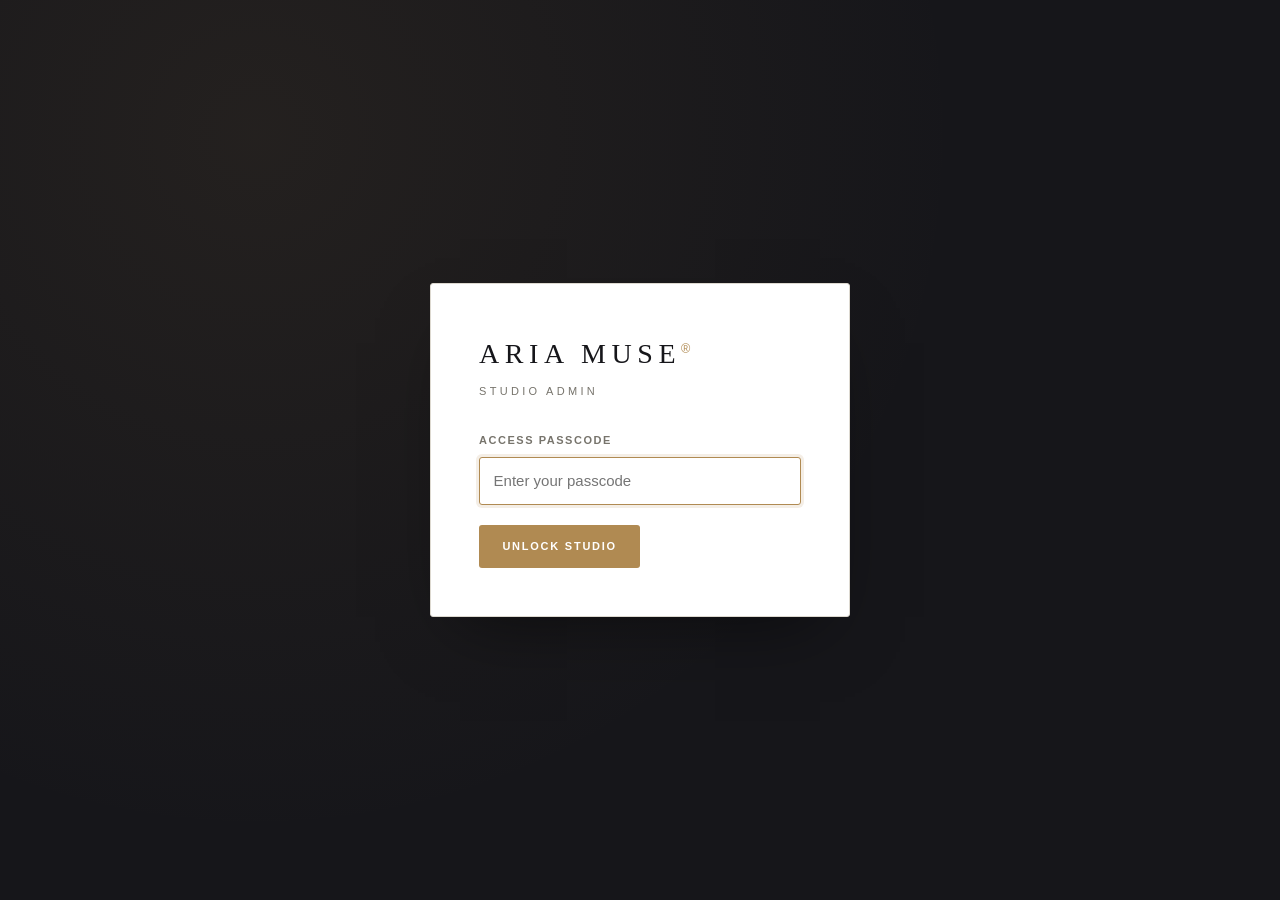
<file: admin/index.html>
<!DOCTYPE html>
<html lang="en">
<head>
<meta charset="UTF-8" />
<meta name="viewport" content="width=device-width, initial-scale=1.0" />
<title>Aria Muse — Studio Admin</title>
<meta name="robots" content="noindex, nofollow" />
<meta name="theme-color" content="#f4f1ec" />
<link rel="icon" href="data:image/svg+xml,<svg xmlns='http://www.w3.org/2000/svg' viewBox='0 0 100 100'><rect width='100' height='100' fill='%230d0d0f'/><text x='50' y='68' font-family='Georgia,serif' font-size='58' fill='%23c8a97e' text-anchor='middle'>A</text></svg>" />
<link rel="stylesheet" href="admin.css" />
</head>
<body>

<!-- ================= GATE ================= -->
<div class="gate" id="gate">
  <div class="gate-card">
    <div class="gate-brand">ARIA MUSE<sup>®</sup></div>
    <p class="gate-sub">Studio Admin</p>

    <div id="gate-error" class="gate-error" hidden></div>

    <label class="field">
      <span class="field-label">Access passcode</span>
      <input type="password" id="passcode" placeholder="Enter your passcode" autocomplete="current-password" />
    </label>

    <button class="btn btn--solid" id="unlock-btn">Unlock Studio</button>

    <!-- 刻意没有「忘记密码」入口：任何拿到这个链接的人都能改写后台口令。
         忘记口令时用仓库内的命令行脚本恢复（见 README）。 -->
  </div>
</div>

<!-- ================= APP ================= -->
<div class="app" id="app" hidden>

  <!-- Top bar -->
  <header class="topbar">
    <div class="topbar-left">
      <span class="topbar-brand">ARIA MUSE<sup>®</sup></span>
      <span class="topbar-sep"></span>
      <span class="topbar-label">Studio Admin</span>
    </div>
    <div class="topbar-right">
      <span class="save-state" id="save-state">All changes saved</span>
      <button class="btn btn--ghost btn--sm" id="logout-btn">Lock</button>
      <button class="btn btn--solid btn--sm" id="publish-btn">Save &amp; Publish</button>
    </div>
  </header>

  <!-- Tabs -->
  <nav class="tabs" id="tabs">
    <button class="tab is-active" data-tab="basics">Basics</button>
    <button class="tab" data-tab="hero">Hero</button>
    <button class="tab" data-tab="release">Release</button>
    <button class="tab" data-tab="gallery">Photos</button>
    <button class="tab" data-tab="media">Media</button>
    <button class="tab" data-tab="contact">Contact</button>
    <button class="tab" data-tab="settings">Settings</button>
  </nav>

  <main class="content" id="content">

    <!-- ---------- BASICS ---------- -->
    <section class="panel is-active" data-panel="basics">
      <h2 class="panel-title">Site Identity</h2>
      <p class="panel-hint">Your name, tagline and basic details. These appear in the header, footer and browser tab.</p>

      <div class="grid-2">
        <label class="field">
          <span class="field-label">Site name</span>
          <input type="text" data-bind="site.name" placeholder="ARIA MUSE" />
        </label>
        <label class="field">
          <span class="field-label">Tagline</span>
          <input type="text" data-bind="site.tagline" placeholder="Digital Couture & Visual Artist" />
        </label>
      </div>

      <label class="field">
        <span class="field-label">Short description <em>— used for search results &amp; social previews</em></span>
        <textarea rows="3" data-bind="site.description"></textarea>
      </label>

      <div class="grid-2">
        <label class="field">
          <span class="field-label">Location / availability</span>
          <input type="text" data-bind="site.location" placeholder="Available Worldwide" />
        </label>
        <label class="field">
          <span class="field-label">Copyright year</span>
          <input type="number" data-bind="site.copyrightYear" />
        </label>
      </div>

      <h2 class="panel-title panel-title--spaced">About Section</h2>
      <div class="grid-2">
        <label class="field">
          <span class="field-label">Section label</span>
          <input type="text" data-bind="about.eyebrow" placeholder="The Artist" />
        </label>
        <label class="field">
          <span class="field-label">Heading</span>
          <input type="text" data-bind="about.title" placeholder="Between Couture and Code" />
        </label>
      </div>

      <label class="field">
        <span class="field-label">Bio text <em>— each paragraph on its own line</em></span>
        <textarea rows="6" data-bind="about.body" data-type="lines"></textarea>
      </label>

      <label class="field">
        <span class="field-label">Portrait photo path</span>
        <input type="text" data-bind="about.portrait" placeholder="assets/photos/portrait.jpg" />
        <span class="field-hint">Upload a replacement in the <strong>Photos</strong> tab, then paste its path here.</span>
      </label>

      <label class="field">
        <span class="field-label">Portrait caption</span>
        <input type="text" data-bind="about.caption" placeholder="Aria Muse — Studio Portrait" />
      </label>

      <h3 class="panel-subtitle">Stat numbers</h3>
      <div class="repeater" id="stats-repeater"></div>
      <button class="btn btn--ghost btn--sm" data-add="stats">+ Add stat</button>
    </section>

    <!-- ---------- HERO ---------- -->
    <section class="panel" data-panel="hero">
      <h2 class="panel-title">Hero Banner</h2>
      <p class="panel-hint">The full-screen image at the very top of your site.</p>

      <label class="field">
        <span class="field-label">Hero image path</span>
        <input type="text" data-bind="hero.image" placeholder="assets/photos/hero.jpg" />
      </label>

      <div class="grid-2">
        <label class="field">
          <span class="field-label">Small label above the title</span>
          <input type="text" data-bind="hero.eyebrow" placeholder="Autumn / Winter 2026" />
        </label>
        <label class="field">
          <span class="field-label">Main title</span>
          <input type="text" data-bind="hero.title" placeholder="ARIA MUSE" />
        </label>
      </div>

      <label class="field">
        <span class="field-label">Intro text</span>
        <textarea rows="3" data-bind="hero.subtitle"></textarea>
      </label>

      <div class="grid-2">
        <label class="field">
          <span class="field-label">Primary button label</span>
          <input type="text" data-bind="hero.primaryCta.label" placeholder="Enter Portfolio" />
        </label>
        <label class="field">
          <span class="field-label">Primary button link</span>
          <input type="text" data-bind="hero.primaryCta.href" placeholder="#portfolio" />
        </label>
      </div>

      <div class="grid-2">
        <label class="field">
          <span class="field-label">Secondary button label</span>
          <input type="text" data-bind="hero.secondaryCta.label" placeholder="Latest Release" />
        </label>
        <label class="field">
          <span class="field-label">Secondary button link</span>
          <input type="text" data-bind="hero.secondaryCta.href" placeholder="#release" />
        </label>
      </div>

      <h2 class="panel-title panel-title--spaced">Scrolling News Ticker</h2>
      <label class="field field--inline">
        <input type="checkbox" data-bind="marquee.enabled" data-type="bool" />
        <span class="field-label">Show the ticker</span>
      </label>
      <label class="field">
        <span class="field-label">Ticker lines <em>— one per line</em></span>
        <textarea rows="4" data-bind="marquee.items" data-type="lines"></textarea>
      </label>
    </section>

    <!-- ---------- RELEASE ---------- -->
    <section class="panel" data-panel="release">
      <h2 class="panel-title">Release / Album Teaser</h2>
      <p class="panel-hint">The section announcing your next single or album, including a live countdown.</p>

      <label class="field field--inline">
        <input type="checkbox" data-bind="release.enabled" data-type="bool" />
        <span class="field-label">Show the release section</span>
      </label>

      <div class="grid-2">
        <label class="field">
          <span class="field-label">Label</span>
          <input type="text" data-bind="release.eyebrow" placeholder="Coming Soon" />
        </label>
        <label class="field">
          <span class="field-label">Release title</span>
          <input type="text" data-bind="release.title" placeholder="VELVET STATIC" />
        </label>
      </div>

      <div class="grid-2">
        <label class="field">
          <span class="field-label">Artist line</span>
          <input type="text" data-bind="release.artist" placeholder="ARIA MUSE" />
        </label>
        <label class="field">
          <span class="field-label">Release date</span>
          <input type="date" data-bind="release.releaseDate" />
          <span class="field-hint">The countdown runs until this moment.</span>
        </label>
      </div>

      <label class="field">
        <span class="field-label">Cover art path</span>
        <input type="text" data-bind="release.cover" placeholder="assets/photos/album-cover.jpg" />
      </label>

      <label class="field">
        <span class="field-label">Description</span>
        <textarea rows="3" data-bind="release.description"></textarea>
      </label>

      <h3 class="panel-subtitle">Listen links</h3>
      <div class="repeater" id="release-links-repeater"></div>
      <button class="btn btn--ghost btn--sm" data-add="releaseLinks">+ Add link</button>
    </section>

    <!-- ---------- GALLERY ---------- -->
    <section class="panel" data-panel="gallery">
      <h2 class="panel-title">Photos</h2>
      <p class="panel-hint">Drag photos straight in — they're compressed and uploaded to your site automatically.</p>

      <div class="grid-2">
        <label class="field">
          <span class="field-label">Section label</span>
          <input type="text" data-bind="gallery.eyebrow" placeholder="Selected Work" />
        </label>
        <label class="field">
          <span class="field-label">Heading</span>
          <input type="text" data-bind="gallery.title" placeholder="Portfolio" />
        </label>
      </div>

      <div class="dropzone" id="dropzone">
        <input type="file" id="file-input" accept="image/*" multiple hidden />
        <div class="dropzone-inner">
          <div class="dropzone-icon">＋</div>
          <p class="dropzone-title">Drop photos here</p>
          <p class="dropzone-hint">or <button type="button" class="linklike" id="browse-btn">choose files</button> · JPG, PNG or WebP</p>
          <div class="dest-toggle">
            <label class="dest-opt">
              <input type="radio" name="upload-dest" value="gallery" checked />
              <span>Portfolio grid</span>
            </label>
            <label class="dest-opt">
              <input type="radio" name="upload-dest" value="social" />
              <span>Scrolling filmstrip</span>
            </label>
          </div>
        </div>
      </div>

      <div class="upload-queue" id="upload-queue" hidden></div>

      <h3 class="panel-subtitle">Portfolio grid <em>— drag the ↑ ↓ buttons to reorder</em></h3>
      <div class="repeater" id="gallery-repeater"></div>
      <button class="btn btn--ghost btn--sm" data-add="gallery">+ Add photo by path</button>

      <h3 class="panel-subtitle">Scrolling filmstrip <em>— the social feed below the portfolio</em></h3>
      <div class="grid-2">
        <label class="field">
          <span class="field-label">Section label</span>
          <input type="text" data-bind="social.eyebrow" placeholder="Social Feed" />
        </label>
        <label class="field">
          <span class="field-label">Heading</span>
          <input type="text" data-bind="social.title" placeholder="Latest Frames" />
        </label>
      </div>
      <div class="repeater" id="social-repeater"></div>
      <button class="btn btn--ghost btn--sm" data-add="social">+ Add filmstrip photo</button>
    </section>

    <!-- ---------- MEDIA ---------- -->
    <section class="panel" data-panel="media">
      <h2 class="panel-title">Media Links</h2>
      <p class="panel-hint">Links out to your social platforms and storefronts.</p>

      <div class="grid-2">
        <label class="field">
          <span class="field-label">Section label</span>
          <input type="text" data-bind="media.eyebrow" placeholder="Elsewhere" />
        </label>
        <label class="field">
          <span class="field-label">Heading</span>
          <input type="text" data-bind="media.title" placeholder="Follow Aria" />
        </label>
      </div>

      <label class="field">
        <span class="field-label">Intro text above the links</span>
        <textarea rows="2" data-bind="media.blurb" placeholder="Exclusive content, early releases and behind-the-scenes…"></textarea>
      </label>

      <div class="repeater" id="media-repeater"></div>
      <button class="btn btn--ghost btn--sm" data-add="media">+ Add platform</button>
    </section>

    <!-- ---------- CONTACT ---------- -->
    <section class="panel" data-panel="contact">
      <h2 class="panel-title">Contact</h2>
      <p class="panel-hint">Where people reach you, and the enquiry form.</p>

      <div class="grid-2">
        <label class="field">
          <span class="field-label">Section label</span>
          <input type="text" data-bind="contact.eyebrow" placeholder="Contact" />
        </label>
        <label class="field">
          <span class="field-label">Heading</span>
          <input type="text" data-bind="contact.title" placeholder="Collaborate With Aria" />
        </label>
      </div>

      <label class="field">
        <span class="field-label">Intro text</span>
        <textarea rows="2" data-bind="contact.blurb"></textarea>
      </label>

      <div class="grid-2">
        <label class="field">
          <span class="field-label">General email</span>
          <input type="email" data-bind="contact.email" placeholder="hello@ariamuse.com" />
        </label>
        <label class="field">
          <span class="field-label">Bookings email</span>
          <input type="email" data-bind="contact.bookingEmail" placeholder="bookings@ariamuse.com" />
        </label>
      </div>

      <label class="field">
        <span class="field-label">Press email</span>
        <input type="email" data-bind="contact.pressEmail" placeholder="press@ariamuse.com" />
      </label>

      <label class="field field--inline">
        <input type="checkbox" data-bind="contact.formEnabled" data-type="bool" />
        <span class="field-label">Show the enquiry form</span>
      </label>

      <label class="field">
        <span class="field-label">Note under the form</span>
        <input type="text" data-bind="contact.formNote" placeholder="Replies within 48 hours." />
      </label>

      <label class="field">
        <span class="field-label">Social note</span>
        <input type="text" data-bind="contact.socialNote" placeholder="DMs are open — say hello." />
      </label>

      <h3 class="panel-subtitle">Form delivery</h3>
      <label class="field">
        <span class="field-label">Formspree endpoint <em>— optional</em></span>
        <input type="text" data-bind="contact.formEndpoint" placeholder="https://formspree.io/f/xxxxxxx" />
        <span class="field-hint">Leave empty and the form opens the visitor's email app instead. To use Formspree, create a free form and paste its URL here.</span>
      </label>
    </section>

    <!-- ---------- SETTINGS ---------- -->
    <section class="panel" data-panel="settings">
      <h2 class="panel-title">Publishing</h2>
      <p class="panel-hint">Where changes get published to.</p>

      <div class="grid-2">
        <label class="field">
          <span class="field-label">GitHub username</span>
          <input type="text" id="gh-owner" placeholder="nomadlab2026" />
        </label>
        <label class="field">
          <span class="field-label">Repository name</span>
          <input type="text" id="gh-repo" placeholder="ariamuse-site" />
        </label>
      </div>

      <div class="grid-2">
        <label class="field">
          <span class="field-label">Branch</span>
          <input type="text" id="gh-branch" placeholder="main" />
        </label>
        <label class="field">
          <span class="field-label">Personal access token</span>
          <input type="password" id="gh-token" placeholder="github_pat_..." autocomplete="off" />
          <span class="field-hint">Stored in this browser only. Never shared.</span>
        </label>
      </div>

      <div class="row-actions">
        <button class="btn btn--ghost btn--sm" id="test-token-btn">Test connection</button>
        <button class="btn btn--ghost btn--sm" id="logout-token-btn">Forget token</button>
        <button class="btn btn--ghost btn--sm" id="change-passcode-btn">Change passcode</button>
      </div>

      <div class="status-box" id="conn-status" hidden></div>

      <h2 class="panel-title panel-title--spaced">How publishing works</h2>
      <ol class="howto">
        <li>Make your changes in these forms.</li>
        <li>Press <strong>Save &amp; Publish</strong> (top right).</li>
        <li>Your site updates automatically within about a minute — no upload needed.</li>
      </ol>
      <p class="muted">Photos you drop are uploaded to the repository automatically, so you never need to open GitHub yourself.</p>
    </section>

  </main>

  <footer class="admin-foot">
    <span id="foot-repo">—</span>
    <a href="../" target="_blank" rel="noopener">View live site ↗</a>
  </footer>
</div>

<!-- ================= TOAST ================= -->
<div class="toast" id="toast" hidden></div>

<!-- ================= PASSCODE MODAL ================= -->
<div class="modal" id="passcode-modal" hidden>
  <div class="modal-card">
    <h3 class="modal-title">Change passcode</h3>
    <p class="muted">This changes the code needed to open this admin panel. You'll need your GitHub token to save it.</p>
    <label class="field">
      <span class="field-label">New passcode</span>
      <input type="text" id="new-passcode" placeholder="At least 6 characters" />
    </label>
    <label class="field">
      <span class="field-label">Confirm passcode</span>
      <input type="text" id="confirm-passcode" placeholder="Type it again" />
    </label>
    <div class="modal-actions">
      <button class="btn btn--ghost btn--sm" id="cancel-passcode">Cancel</button>
      <button class="btn btn--solid btn--sm" id="save-passcode">Save passcode</button>
    </div>
  </div>
</div>

<script src="admin.js"></script>
</body>
</html>
</file>
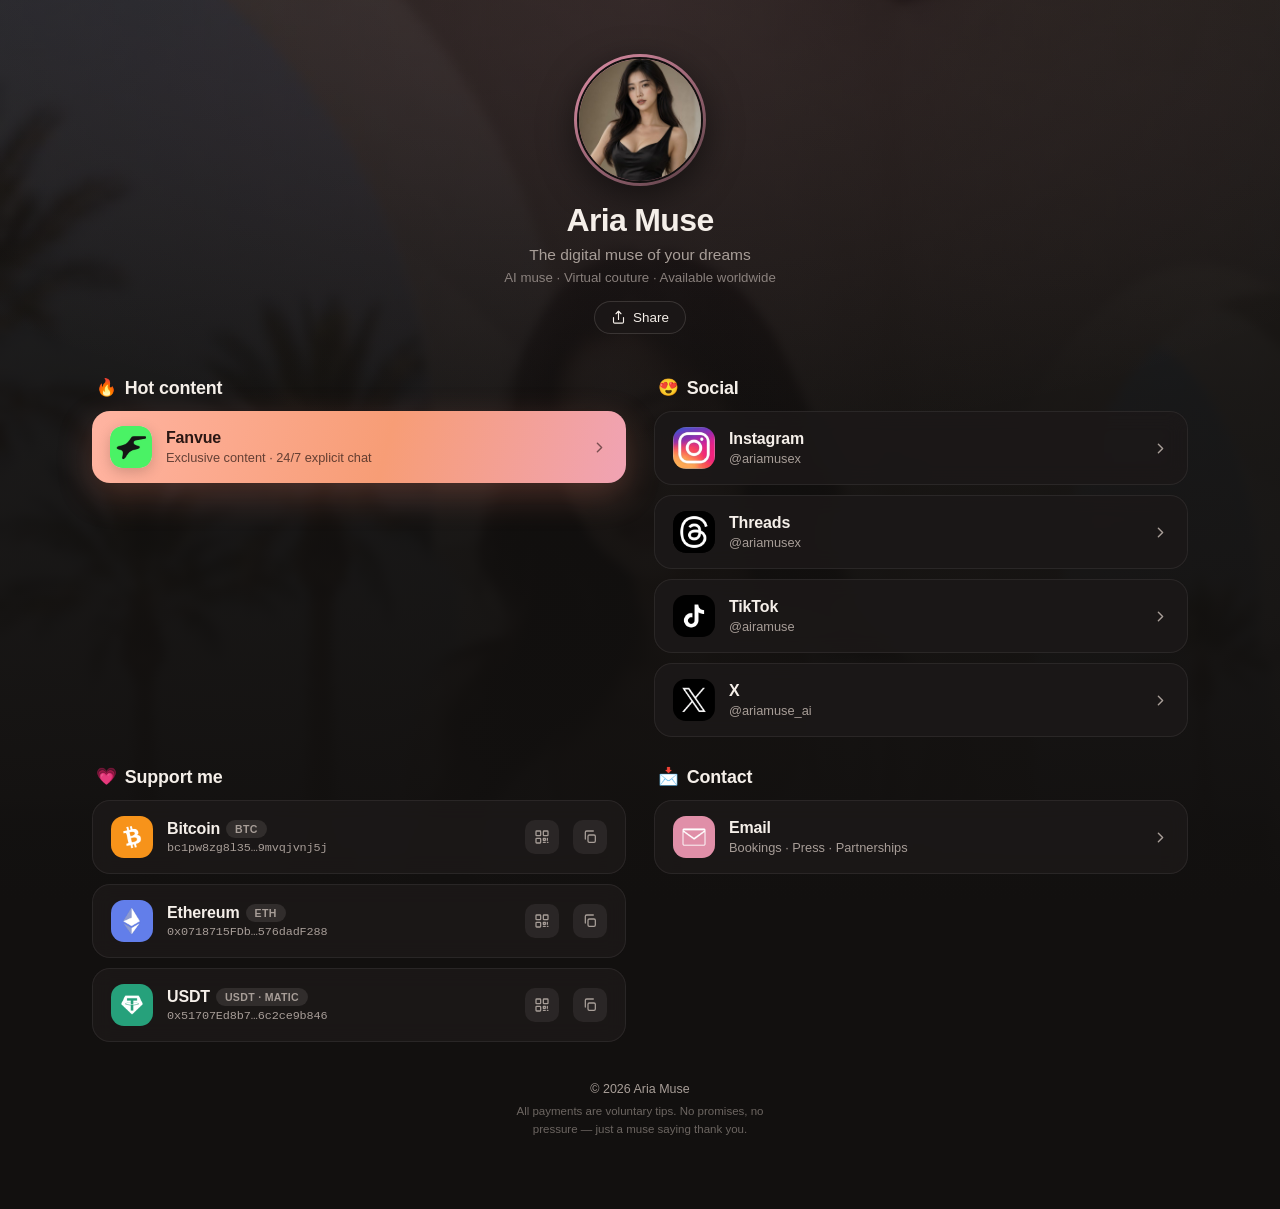
<file: links/index.html>
<!DOCTYPE html>
<html lang="en">
<head>
<meta charset="UTF-8" />
<meta name="viewport" content="width=device-width, initial-scale=1.0, viewport-fit=cover" />
<title>Aria Muse — Links</title>
<meta name="description" content="All of Aria Muse's links — social media, Fanvue, and crypto support." />
<meta name="theme-color" content="#12100f" />
<meta property="og:type" content="profile" />
<meta property="og:title" content="Aria Muse" />
<meta property="og:description" content="The digital muse of your dreams" />
<meta property="og:image" content="assets/img/avatar.jpg" />
<meta name="twitter:card" content="summary" />
<link rel="icon" href="data:image/svg+xml,<svg xmlns='http://www.w3.org/2000/svg' viewBox='0 0 100 100'><rect width='100' height='100' fill='%2312100f'/><text x='50' y='70' font-family='Georgia,serif' font-size='60' fill='%23e08fa8' text-anchor='middle'>A</text></svg>" />
<link rel="stylesheet" href="assets/css/links.css" />
</head>
<body>

<!-- ================= Background ================= -->
<div class="bg" id="bg">
  <img id="bg-image" src="" alt="" />
  <div class="bg-scrim"></div>
</div>

<!-- ================= Page ================= -->
<main class="page" id="page">

  <!-- Profile -->
  <header class="profile" id="profile">
    <div class="avatar-wrap">
      <div class="avatar-ring" id="avatar-ring">
        <img class="avatar" id="avatar" src="" alt="" />
      </div>
    </div>
    <h1 class="name" id="name">Aria Muse</h1>
    <p class="tagline" id="tagline"></p>
    <p class="bio" id="bio"></p>
    <div class="share-row">
      <button class="share-btn" id="share-btn" type="button">
        <svg viewBox="0 0 24 24" fill="none" stroke="currentColor" stroke-width="1.8" stroke-linecap="round" stroke-linejoin="round" aria-hidden="true">
          <path d="M4 12v7a2 2 0 0 0 2 2h12a2 2 0 0 0 2-2v-7" />
          <path d="M16 6l-4-4-4 4" /><path d="M12 2v13" />
        </svg>
        <span>Share</span>
      </button>
    </div>
  </header>

  <!-- Sections (rendered from data) -->
  <div id="sections" class="sections"></div>

  <!-- Footer -->
  <footer class="footer" id="footer">
    <p class="footer-text" id="footer-text"></p>
    <p class="footer-note" id="footer-note"></p>
  </footer>

</main>

<!-- ================= Copy toast ================= -->
<div class="toast" id="toast" role="status" aria-live="polite"></div>

<!-- ================= QR modal ================= -->
<div class="modal" id="qr-modal" role="dialog" aria-modal="true" aria-labelledby="qr-title" hidden>
  <div class="modal-backdrop" data-close></div>
  <div class="modal-card" role="document">
    <button class="modal-close" id="qr-close" type="button" aria-label="Close">✕</button>
    <h3 class="modal-title" id="qr-title">Scan to pay</h3>
    <div class="qr-holder" id="qr-holder"></div>
    <p class="qr-label" id="qr-label"></p>
    <button class="qr-copy" id="qr-copy" type="button">Copy address</button>
  </div>
</div>

<script src="assets/js/qrcode.js"></script>
<script src="assets/js/links.js"></script>
</body>
</html>
</file>
<file: admin/admin.css>
/* ==========================================================================
   ARIA MUSE — Studio Admin
   A calm, utilitarian counterpart to the front-end's editorial aesthetic.
   ========================================================================== */

:root {
  --ink: #16161a;
  --ink-2: #1f1f25;
  --ink-3: #2a2a32;
  --paper: #f6f4f0;
  --paper-2: #ffffff;
  --paper-3: #eceae4;
  --muted: #77746c;
  --muted-2: #9c988e;
  --line: #ddd9d0;
  --line-2: #c9c4b8;
  --accent: #b08a52;
  --accent-soft: #f2e8d8;
  --ok: #3f7d54;
  --warn: #b06a3b;
  --err: #b4453f;
  --font-display: "Playfair Display", Georgia, serif;
  --font-body: -apple-system, BlinkMacSystemFont, "Segoe UI", "PingFang SC",
    "Microsoft YaHei", sans-serif;
  --radius: 3px;
}

*,
*::before,
*::after { box-sizing: border-box; }

* { margin: 0; padding: 0; }

body {
  background: var(--paper);
  color: var(--ink);
  font-family: var(--font-body);
  font-size: 15px;
  line-height: 1.6;
  -webkit-font-smoothing: antialiased;
}

input, textarea, select {
  font: inherit;
  color: inherit;
  background: none;
  border: none;
}

button {
  font: inherit;
  color: inherit;
  background: none;
  border: none;
  cursor: pointer;
}
a { color: inherit; text-decoration: none; }
img { display: block; max-width: 100%; }
[hidden] { display: none !important; }

/* ---------------------------------------------------------------- gate */
.gate {
  min-height: 100vh;
  display: grid;
  place-items: center;
  padding: 2rem;
  background:
    radial-gradient(circle at 20% 15%, rgba(176, 138, 82, 0.09), transparent 55%),
    var(--ink);
}

.gate-card {
  width: 100%;
  max-width: 420px;
  padding: clamp(2rem, 5vw, 3rem);
  background: var(--paper-2);
  border: 1px solid var(--line);
  border-radius: var(--radius);
  box-shadow: 0 30px 70px -30px rgba(0, 0, 0, 0.55);
}

.gate-brand {
  font-family: var(--font-display);
  font-size: 1.75rem;
  letter-spacing: 0.2em;
}

.gate-brand sup {
  font-family: var(--font-body);
  font-size: 0.45em;
  letter-spacing: 0;
  color: var(--accent);
  vertical-align: super;
}

.gate-sub {
  margin: 0.35rem 0 2rem;
  font-size: 0.6875rem;
  font-weight: 500;
  letter-spacing: 0.3em;
  text-transform: uppercase;
  color: var(--muted);
}

.gate-error {
  margin-bottom: 1.25rem;
  padding: 0.7rem 0.9rem;
  background: #fbeceb;
  border-left: 3px solid var(--err);
  color: #7d2b27;
  font-size: 0.8125rem;
}

.gate-hint {
  margin: 0 0 1.1rem;
  font-size: 0.8125rem;
  line-height: 1.55;
  color: var(--muted);
}

.gate-alt {
  margin: 0.9rem 0 0;
  font-size: 0.8125rem;
  color: var(--muted);
  text-align: center;
}

/* ---------------------------------------------------------------- app */
.app { min-height: 100vh; display: flex; flex-direction: column; }

.topbar {
  position: sticky;
  top: 0;
  z-index: 50;
  display: flex;
  align-items: center;
  justify-content: space-between;
  gap: 1.5rem;
  flex-wrap: wrap;
  padding: 0.9rem clamp(1rem, 3vw, 2.25rem);
  background: var(--ink);
  color: var(--paper);
}

.topbar-left { display: flex; align-items: center; gap: 1rem; }

.topbar-brand {
  font-family: var(--font-display);
  font-size: 1.125rem;
  letter-spacing: 0.18em;
}

.topbar-brand sup {
  font-family: var(--font-body);
  font-size: 0.45em;
  color: var(--accent);
  vertical-align: super;
}

.topbar-sep { width: 1px; height: 20px; background: rgba(246, 244, 240, 0.25); }

.topbar-label {
  font-size: 0.6875rem;
  font-weight: 500;
  letter-spacing: 0.24em;
  text-transform: uppercase;
  color: rgba(246, 244, 240, 0.55);
}

.topbar-right { display: flex; align-items: center; gap: 0.75rem; }

.save-state {
  font-size: 0.75rem;
  color: rgba(246, 244, 240, 0.6);
  padding-right: 0.5rem;
}

.save-state.is-dirty { color: var(--accent); }

/* ---------------------------------------------------------------- tabs */
.tabs {
  display: flex;
  gap: 0.25rem;
  padding: 0 clamp(1rem, 3vw, 2.25rem);
  background: var(--ink);
  border-bottom: 1px solid rgba(246, 244, 240, 0.14);
  overflow-x: auto;
}

.tab {
  padding: 0.85rem 1.1rem;
  font-size: 0.6875rem;
  font-weight: 500;
  letter-spacing: 0.2em;
  text-transform: uppercase;
  color: rgba(246, 244, 240, 0.55);
  border-bottom: 2px solid transparent;
  white-space: nowrap;
  transition: color 0.25s, border-color 0.25s;
}

.tab:hover { color: var(--paper); }

.tab.is-active {
  color: var(--paper);
  border-bottom-color: var(--accent);
}

/* ------------------------------------------------------------- content */
.content {
  flex: 1;
  width: 100%;
  max-width: 940px;
  margin-inline: auto;
  padding: clamp(1.5rem, 4vw, 3rem) clamp(1rem, 3vw, 2.25rem) 4rem;
}

.panel { display: none; animation: panelIn 0.35s ease; }
.panel.is-active { display: block; }

@keyframes panelIn {
  from { opacity: 0; transform: translateY(10px); }
  to { opacity: 1; transform: none; }
}

.panel-title {
  font-family: var(--font-display);
  font-size: 1.625rem;
  font-weight: 400;
  letter-spacing: -0.01em;
  margin-bottom: 0.4rem;
}

.panel-title--spaced {
  margin-top: 3rem;
  padding-top: 2rem;
  border-top: 1px solid var(--line);
}

.panel-subtitle {
  margin: 2.25rem 0 1rem;
  font-size: 0.6875rem;
  font-weight: 600;
  letter-spacing: 0.2em;
  text-transform: uppercase;
  color: var(--muted);
}

.panel-subtitle em {
  font-style: normal;
  font-weight: 400;
  letter-spacing: 0.04em;
  text-transform: none;
  color: var(--muted-2);
}

.panel-hint {
  margin-bottom: 2rem;
  color: var(--muted);
  font-size: 0.875rem;
  max-width: 62ch;
}

/* -------------------------------------------------------------- fields */
.grid-2 {
  display: grid;
  grid-template-columns: 1fr 1fr;
  gap: 1.25rem;
}

.field { display: grid; gap: 0.45rem; margin-bottom: 1.25rem; }

.field-label {
  font-size: 0.6875rem;
  font-weight: 600;
  letter-spacing: 0.14em;
  text-transform: uppercase;
  color: var(--muted);
}

.field-label em {
  font-style: normal;
  font-weight: 400;
  letter-spacing: 0.02em;
  text-transform: none;
  color: var(--muted-2);
}

.field-hint { font-size: 0.75rem; color: var(--muted-2); }

.field--inline {
  grid-auto-flow: column;
  justify-content: start;
  align-items: center;
  gap: 0.65rem;
}

.field input[type="text"],
.field input[type="email"],
.field input[type="password"],
.field input[type="number"],
.field input[type="date"],
.field textarea {
  width: 100%;
  padding: 0.7rem 0.85rem;
  background: var(--paper-2);
  border: 1px solid var(--line);
  border-radius: var(--radius);
  font-size: 0.9375rem;
  transition: border-color 0.2s, box-shadow 0.2s;
}

.field textarea { resize: vertical; line-height: 1.65; }

.field input:focus,
.field textarea:focus {
  outline: none;
  border-color: var(--accent);
  box-shadow: 0 0 0 3px rgba(176, 138, 82, 0.14);
}

.field input[type="checkbox"] {
  width: 17px;
  height: 17px;
  accent-color: var(--accent);
  cursor: pointer;
}

.muted { color: var(--muted); font-size: 0.875rem; }

/* ------------------------------------------------------------ buttons */
.btn {
  display: inline-flex;
  align-items: center;
  justify-content: center;
  gap: 0.5rem;
  padding: 0.72rem 1.4rem;
  font-size: 0.6875rem;
  font-weight: 600;
  letter-spacing: 0.16em;
  text-transform: uppercase;
  border: 1px solid transparent;
  border-radius: var(--radius);
  cursor: pointer;
  transition: background 0.25s, color 0.25s, border-color 0.25s, opacity 0.25s;
  white-space: nowrap;
}

.btn--sm { padding: 0.55rem 1.05rem; }

.btn--solid { background: var(--accent); color: #fff; }
.btn--solid:hover { background: #97743f; }

.btn--ghost {
  background: transparent;
  border-color: var(--line-2);
  color: var(--ink);
}
.btn--ghost:hover { border-color: var(--ink); }

.topbar .btn--ghost {
  border-color: rgba(246, 244, 240, 0.35);
  color: var(--paper);
}
.topbar .btn--ghost:hover { border-color: var(--paper); background: rgba(246, 244, 240, 0.1); }

.btn:disabled { opacity: 0.5; cursor: not-allowed; }

.linklike {
  color: var(--accent);
  text-decoration: underline;
  cursor: pointer;
  padding: 0;
  font-size: inherit;
  border: none;
  background: none;
}

.row-actions {
  display: flex;
  gap: 0.6rem;
  flex-wrap: wrap;
  margin-top: 0.5rem;
}

/* ------------------------------------------------------------ repeater */
.repeater { display: grid; gap: 0.9rem; margin-bottom: 1rem; }

.rep-row {
  display: grid;
  grid-template-columns: 1fr auto;
  gap: 0.75rem;
  align-items: start;
  padding: 1rem;
  background: var(--paper-2);
  border: 1px solid var(--line);
  border-radius: var(--radius);
}

.rep-fields { display: grid; gap: 0.75rem; }

.rep-fields .field--inline {
  margin-bottom: 0;
  justify-content: flex-start;
}

.rep-fields .field--inline .field-label {
  text-transform: none;
  letter-spacing: 0.02em;
  font-weight: 400;
  color: var(--muted);
}

.rep-inline { display: grid; grid-template-columns: repeat(auto-fit, minmax(150px, 1fr)); gap: 0.75rem; }

.rep-actions { display: grid; gap: 0.35rem; }

.icon-btn {
  width: 32px;
  height: 32px;
  display: grid;
  place-items: center;
  border: 1px solid var(--line);
  border-radius: var(--radius);
  background: var(--paper-2);
  color: var(--muted);
  cursor: pointer;
  font-size: 0.875rem;
  transition: border-color 0.2s, color 0.2s, background 0.2s;
}

.icon-btn:hover { border-color: var(--ink); color: var(--ink); }
.icon-btn--danger:hover { border-color: var(--err); color: var(--err); background: #fbeceb; }

.rep-thumb {
  width: 100%;
  height: 96px;
  object-fit: cover;
  border-radius: var(--radius);
  border: 1px solid var(--line);
  background: var(--paper-3);
}

/* ----------------------------------------------------------- dropzone */
.dropzone {
  position: relative;
  border: 2px dashed var(--line-2);
  border-radius: var(--radius);
  padding: 2.25rem 1.5rem;
  text-align: center;
  background: var(--paper-2);
  transition: border-color 0.25s, background 0.25s;
  margin-bottom: 1.5rem;
}

.dropzone.is-over { border-color: var(--accent); background: var(--accent-soft); }

.dropzone-icon {
  font-size: 1.75rem;
  color: var(--accent);
  line-height: 1;
  margin-bottom: 0.5rem;
}

.dropzone-title { font-weight: 600; margin-bottom: 0.25rem; }

.dropzone-hint { font-size: 0.8125rem; color: var(--muted); }

.dest-toggle {
  display: inline-flex;
  gap: 0.35rem;
  margin-top: 1rem;
  padding: 0.25rem;
  background: var(--paper-3);
  border-radius: var(--radius);
}

.dest-opt {
  display: inline-flex;
  align-items: center;
  gap: 0.45rem;
  padding: 0.45rem 0.9rem;
  font-size: 0.75rem;
  font-weight: 500;
  letter-spacing: 0.04em;
  border-radius: 2px;
  cursor: pointer;
  transition: background 0.2s, color 0.2s;
}

.dest-opt:has(input:checked) {
  background: var(--paper-2);
  color: var(--ink);
  box-shadow: 0 1px 3px rgba(0, 0, 0, 0.08);
}

.dest-opt input { accent-color: var(--accent); }

.upload-queue { display: grid; gap: 0.5rem; margin-bottom: 1.75rem; }

.upload-item {
  display: flex;
  align-items: center;
  gap: 0.85rem;
  padding: 0.6rem 0.85rem;
  background: var(--paper-2);
  border: 1px solid var(--line);
  border-radius: var(--radius);
  font-size: 0.8125rem;
}

.upload-thumb {
  width: 40px;
  height: 40px;
  object-fit: cover;
  border-radius: 2px;
  background: var(--paper-3);
}

.upload-name { flex: 1; overflow: hidden; text-overflow: ellipsis; white-space: nowrap; }

.upload-status { font-size: 0.75rem; color: var(--muted); }
.upload-status.is-ok { color: var(--ok); }
.upload-status.is-err { color: var(--err); }

/* --------------------------------------------------------- status box */
.status-box {
  margin-top: 1.25rem;
  padding: 0.9rem 1.1rem;
  background: var(--paper-2);
  border: 1px solid var(--line);
  border-left: 3px solid var(--muted);
  border-radius: var(--radius);
  font-size: 0.875rem;
}

.status-box.is-ok { border-left-color: var(--ok); }
.status-box.is-err { border-left-color: var(--err); }
.status-box.is-warn { border-left-color: var(--warn); }

.status-box code {
  display: block;
  margin-top: 0.5rem;
  padding: 0.5rem 0.7rem;
  background: var(--paper-3);
  border-radius: 2px;
  font-family: ui-monospace, SFMono-Regular, Menlo, monospace;
  font-size: 0.75rem;
  word-break: break-all;
  color: var(--ink);
}

/* ------------------------------------------------------------- howto */
.howto { margin: 0 0 1rem 1.1rem; list-style: decimal; color: var(--muted); }
.howto li { margin-bottom: 0.4rem; }
.howto strong { color: var(--ink); }

/* ------------------------------------------------------------- footer */
.admin-foot {
  display: flex;
  align-items: center;
  justify-content: space-between;
  gap: 1rem;
  flex-wrap: wrap;
  padding: 1.25rem clamp(1rem, 3vw, 2.25rem);
  border-top: 1px solid var(--line);
  font-size: 0.75rem;
  color: var(--muted);
}

.admin-foot a:hover { color: var(--accent); }

/* -------------------------------------------------------------- toast */
.toast {
  position: fixed;
  left: 50%;
  bottom: 2rem;
  transform: translateX(-50%);
  z-index: 200;
  padding: 0.85rem 1.5rem;
  background: var(--ink);
  color: var(--paper);
  border-radius: var(--radius);
  font-size: 0.875rem;
  box-shadow: 0 20px 45px -18px rgba(0, 0, 0, 0.5);
  animation: toastIn 0.35s ease;
  max-width: min(90vw, 460px);
  text-align: center;
}

.toast.is-ok { background: var(--ok); }
.toast.is-err { background: var(--err); }

@keyframes toastIn {
  from { opacity: 0; transform: translate(-50%, 14px); }
  to { opacity: 1; transform: translate(-50%, 0); }
}

/* -------------------------------------------------------------- modal */
.modal {
  position: fixed;
  inset: 0;
  z-index: 300;
  display: grid;
  place-items: center;
  padding: 1.5rem;
  background: rgba(22, 22, 26, 0.72);
}

.modal-card {
  width: 100%;
  max-width: 420px;
  padding: 1.75rem;
  background: var(--paper-2);
  border-radius: var(--radius);
  box-shadow: 0 30px 70px -30px rgba(0, 0, 0, 0.6);
}

.modal-title {
  font-family: var(--font-display);
  font-size: 1.375rem;
  margin-bottom: 0.5rem;
}

.modal-actions {
  display: flex;
  justify-content: flex-end;
  gap: 0.6rem;
  margin-top: 1.25rem;
}

/* --------------------------------------------------------- responsive */
@media (max-width: 720px) {
  .grid-2 { grid-template-columns: 1fr; }
  .topbar { gap: 0.75rem; }
  .topbar-label, .topbar-sep { display: none; }
  .save-state { width: 100%; order: 3; padding: 0; }
  .rep-row { grid-template-columns: 1fr; }
  .rep-actions { grid-auto-flow: column; justify-content: start; }
}

@media (max-width: 460px) {
  .tabs { padding-inline: 0.5rem; }
  .tab { padding: 0.75rem 0.7rem; font-size: 0.625rem; }
}
</file>
<file: links/assets/css/links.css>
/* ==========================================================================
   Aria Muse — Link page
   Mobile-first, scales up to a two-column layout on desktop.
   ========================================================================== */

:root {
  --bg: #12100f;
  --surface: #1c1918;
  --surface-alt: #241f1e;
  --text: #f5efe9;
  --muted: #a89e98;
  --accent: #e08fa8;
  --radius: 18px;
  --maxw: 560px;
  --font: "Inter", -apple-system, BlinkMacSystemFont, "Segoe UI", Roboto,
    "Helvetica Neue", Arial, "PingFang SC", "Microsoft YaHei", sans-serif;
}

* { box-sizing: border-box; }

html {
  -webkit-text-size-adjust: 100%;
  scroll-behavior: smooth;
}

body {
  margin: 0;
  min-height: 100vh;
  background: var(--bg);
  color: var(--text);
  font-family: var(--font);
  -webkit-font-smoothing: antialiased;
  overflow-x: hidden;
}

img { display: block; max-width: 100%; }
a { color: inherit; text-decoration: none; }
button { font-family: inherit; }

/* ------------------------------------------------------------ background */
.bg {
  position: fixed;
  inset: 0;
  z-index: -2;
  background: var(--bg);
}

.bg img {
  width: 100%;
  height: 100%;
  object-fit: cover;
  object-position: center 18%;
  opacity: 0.5;
}

.bg-scrim {
  position: absolute;
  inset: 0;
  background:
    radial-gradient(120% 80% at 50% 0%, rgba(224, 143, 168, 0.10), transparent 62%),
    linear-gradient(180deg, rgba(18, 16, 15, 0.55) 0%, rgba(18, 16, 15, 0.84) 44%, var(--bg) 100%);
}

/* ----------------------------------------------------------------- page */
.page {
  width: 100%;
  max-width: var(--maxw);
  margin: 0 auto;
  padding: 34px 18px calc(46px + env(safe-area-inset-bottom));
}

/* --------------------------------------------------------------- profile */
.profile {
  display: flex;
  flex-direction: column;
  align-items: center;
  text-align: center;
  margin-bottom: 30px;
}

.avatar-wrap { margin-bottom: 16px; }

.avatar-ring {
  width: 116px;
  height: 116px;
  border-radius: 50%;
  padding: 3px;
  background: linear-gradient(140deg, var(--accent), rgba(224, 143, 168, 0.25));
  box-shadow: 0 10px 34px rgba(0, 0, 0, 0.5);
}

.avatar-ring.is-plain {
  background: none;
  padding: 0;
  box-shadow: 0 10px 34px rgba(0, 0, 0, 0.45);
}

.avatar {
  width: 100%;
  height: 100%;
  border-radius: 50%;
  object-fit: cover;
  background: var(--surface);
  border: 2px solid var(--bg);
}

.name {
  margin: 0;
  font-size: 1.6rem;
  font-weight: 700;
  letter-spacing: -0.02em;
}

.tagline {
  margin: 7px 0 0;
  font-size: 0.97rem;
  color: var(--muted);
}

.bio {
  margin: 6px 0 0;
  font-size: 0.83rem;
  color: rgba(168, 158, 152, 0.78);
}

.share-row { margin-top: 16px; }

.share-btn {
  display: inline-flex;
  align-items: center;
  gap: 7px;
  padding: 8px 16px;
  border-radius: 999px;
  border: 1px solid rgba(245, 239, 233, 0.14);
  background: rgba(28, 25, 24, 0.75);
  color: var(--text);
  font-size: 0.84rem;
  cursor: pointer;
  backdrop-filter: blur(8px);
  transition: border-color 0.18s, transform 0.18s, background 0.18s;
}

.share-btn svg { width: 15px; height: 15px; }

.share-btn:hover {
  border-color: var(--accent);
  background: rgba(36, 31, 30, 0.9);
}

.share-btn:active { transform: scale(0.96); }

/* -------------------------------------------------------------- sections */
.sections { display: flex; flex-direction: column; gap: 26px; }

.section-title {
  display: flex;
  align-items: center;
  gap: 8px;
  margin: 0 0 12px 4px;
  font-size: 1.02rem;
  font-weight: 700;
  letter-spacing: -0.01em;
}

.section-title .emoji { font-size: 1.05rem; line-height: 1; }

.link-list {
  display: flex;
  flex-direction: column;
  gap: 10px;
}

/* ------------------------------------------------------------ link cards */
.link-card {
  display: flex;
  align-items: center;
  gap: 14px;
  width: 100%;
  padding: 13px 16px;
  border-radius: var(--radius);
  border: 1px solid rgba(245, 239, 233, 0.07);
  background: rgba(28, 25, 24, 0.88);
  backdrop-filter: blur(10px);
  color: var(--text);
  text-align: left;
  cursor: pointer;
  font-size: 1rem;
  transition: transform 0.16s ease, border-color 0.16s, background 0.16s,
    box-shadow 0.16s;
}

.link-card:hover {
  transform: translateY(-2px);
  border-color: rgba(245, 239, 233, 0.18);
  background: rgba(36, 31, 30, 0.95);
  box-shadow: 0 10px 26px rgba(0, 0, 0, 0.34);
}

.link-card:active { transform: translateY(0) scale(0.99); }

/* Featured (top / Fanvue) card */
.link-card.is-featured {
  border: none;
  background: linear-gradient(105deg, #ffb4a2 0%, #f79d76 55%, #f0a3b4 100%);
  color: #2a1714;
  box-shadow: 0 12px 34px rgba(240, 130, 110, 0.26);
}

.link-card.is-featured:hover {
  background: linear-gradient(105deg, #ffc0b0 0%, #fba986 55%, #f4aec0 100%);
}

.link-icon {
  flex: 0 0 auto;
  width: 42px;
  height: 42px;
  border-radius: 13px;
  display: grid;
  place-items: center;
  background: rgba(245, 239, 233, 0.07);
  overflow: hidden;
}

/* 品牌色方块图标：铺满整个方框 */
.link-icon img.is-brand {
  width: 100%;
  height: 100%;
  object-fit: cover;
}

.link-icon img {
  width: 24px;
  height: 24px;
  object-fit: contain;
}

.link-icon svg {
  width: 23px;
  height: 23px;
  fill: currentColor;
}

.link-card.is-featured .link-icon {
  background: #ffffff;
  box-shadow: 0 4px 12px rgba(0, 0, 0, 0.14);
}

/* featured 卡里若用品牌色方块，直接铺满，不要白底框 */
.link-card.is-featured .link-icon.has-brand {
  background: transparent;
  box-shadow: 0 4px 14px rgba(0, 0, 0, 0.18);
}

.link-body {
  flex: 1 1 auto;
  min-width: 0;
}

.link-label {
  display: flex;
  align-items: center;
  gap: 6px;
  font-weight: 650;
  font-size: 1rem;
  letter-spacing: -0.01em;
}

.link-note {
  margin-top: 3px;
  font-size: 0.8rem;
  color: var(--muted);
  overflow: hidden;
  text-overflow: ellipsis;
  white-space: nowrap;
}

.link-card.is-featured .link-note {
  color: rgba(42, 23, 20, 0.72);
  font-weight: 500;
}

.link-badge {
  flex: 0 0 auto;
  padding: 3px 9px;
  border-radius: 999px;
  font-size: 0.66rem;
  font-weight: 700;
  letter-spacing: 0.03em;
  background: rgba(245, 239, 233, 0.1);
  color: var(--muted);
  white-space: nowrap;
}

.link-card.is-featured .link-badge {
  background: rgba(42, 23, 20, 0.14);
  color: rgba(42, 23, 20, 0.82);
}

.link-cta {
  flex: 0 0 auto;
  color: var(--muted);
  display: grid;
  place-items: center;
}

.link-cta svg { width: 17px; height: 17px; }

.link-card.is-featured .link-cta { color: rgba(42, 23, 20, 0.6); }

.link-copy {
  flex: 0 0 auto;
  width: 34px;
  height: 34px;
  display: grid;
  place-items: center;
  border: none;
  border-radius: 10px;
  background: rgba(245, 239, 233, 0.07);
  color: var(--muted);
  cursor: pointer;
  transition: background 0.16s, color 0.16s, transform 0.16s;
}

.link-copy:hover {
  background: rgba(224, 143, 168, 0.18);
  color: var(--accent);
}

.link-copy:active { transform: scale(0.92); }

.link-copy svg { width: 16px; height: 16px; }

.link-qr {
  flex: 0 0 auto;
  width: 34px;
  height: 34px;
  display: grid;
  place-items: center;
  border: none;
  border-radius: 10px;
  background: rgba(245, 239, 233, 0.07);
  color: var(--muted);
  cursor: pointer;
  transition: background 0.16s, color 0.16s, transform 0.16s;
}

.link-qr:hover {
  background: rgba(224, 143, 168, 0.18);
  color: var(--accent);
}

.link-qr:active { transform: scale(0.92); }

.link-qr svg { width: 16px; height: 16px; }

/* Wallet rows show a truncated address under the label */
.link-card.is-wallet .link-note {
  font-family: ui-monospace, SFMono-Regular, "SF Mono", Menlo, Consolas, monospace;
  font-size: 0.74rem;
  letter-spacing: -0.01em;
}

/* ---------------------------------------------------------------- footer */
.footer {
  margin-top: 40px;
  text-align: center;
}

.footer-text {
  margin: 0;
  font-size: 0.78rem;
  color: var(--muted);
}

.footer-note {
  margin: 7px 0 0;
  font-size: 0.72rem;
  line-height: 1.55;
  color: rgba(168, 158, 152, 0.6);
  max-width: 42ch;
  margin-inline: auto;
}

/* ----------------------------------------------------------------- toast */
.toast {
  position: fixed;
  left: 50%;
  bottom: calc(26px + env(safe-area-inset-bottom));
  transform: translate(-50%, 16px);
  padding: 10px 18px;
  border-radius: 999px;
  background: rgba(245, 239, 233, 0.95);
  color: #17140f;
  font-size: 0.85rem;
  font-weight: 600;
  opacity: 0;
  pointer-events: none;
  transition: opacity 0.22s, transform 0.22s;
  z-index: 60;
}

.toast.is-visible {
  opacity: 1;
  transform: translate(-50%, 0);
}

/* ----------------------------------------------------------------- modal */
.modal {
  position: fixed;
  inset: 0;
  z-index: 70;
  display: grid;
  place-items: center;
  padding: 20px;
}

.modal[hidden] { display: none; }

.modal-backdrop {
  position: absolute;
  inset: 0;
  background: rgba(8, 6, 6, 0.78);
  backdrop-filter: blur(4px);
}

.modal-card {
  position: relative;
  width: 100%;
  max-width: 320px;
  padding: 26px 22px 22px;
  border-radius: 22px;
  border: 1px solid rgba(245, 239, 233, 0.1);
  background: var(--surface);
  text-align: center;
  box-shadow: 0 24px 60px rgba(0, 0, 0, 0.55);
  animation: pop 0.2s ease;
}

@keyframes pop {
  from { opacity: 0; transform: scale(0.94) translateY(8px); }
  to { opacity: 1; transform: none; }
}

.modal-close {
  position: absolute;
  top: 12px;
  right: 12px;
  width: 30px;
  height: 30px;
  border: none;
  border-radius: 50%;
  background: rgba(245, 239, 233, 0.08);
  color: var(--text);
  cursor: pointer;
  font-size: 0.85rem;
}

.modal-title {
  margin: 0 0 16px;
  font-size: 1.02rem;
  font-weight: 700;
}

.qr-holder {
  display: grid;
  place-items: center;
  padding: 14px;
  border-radius: 16px;
  background: #fff;
  min-height: 190px;
}

.qr-holder svg { width: 100%; height: auto; max-width: 240px; }

.qr-label {
  margin: 14px 0 0;
  font-size: 0.72rem;
  color: var(--muted);
  word-break: break-all;
  line-height: 1.5;
  font-family: ui-monospace, SFMono-Regular, Menlo, Consolas, monospace;
}

.qr-copy {
  margin-top: 16px;
  width: 100%;
  padding: 11px;
  border: none;
  border-radius: 12px;
  background: var(--accent);
  color: #20161a;
  font-size: 0.88rem;
  font-weight: 650;
  cursor: pointer;
}

.qr-copy:active { transform: scale(0.98); }

/* -------------------------------------------------------------- desktop */
@media (min-width: 900px) {
  .page {
    max-width: 1080px;
    padding: 54px 32px 70px;
  }

  .profile { margin-bottom: 44px; }

  .avatar-ring { width: 132px; height: 132px; }

  .name { font-size: 2rem; }

  /* Two-column grid on wide screens */
  .sections {
    display: grid;
    grid-template-columns: repeat(2, minmax(0, 1fr));
    gap: 30px 28px;
    align-items: start;
  }

  .section-title { font-size: 1.12rem; }

  .link-card { padding: 15px 18px; }
}

@media (min-width: 1280px) {
  .page { max-width: 1160px; }
}

/* Short-viewport phones: tighten the header */
@media (max-height: 700px) and (max-width: 899px) {
  .page { padding-top: 24px; }
  .avatar-ring { width: 96px; height: 96px; }
  .profile { margin-bottom: 22px; }
}

@media (prefers-reduced-motion: reduce) {
  * { animation-duration: 0.01ms !important; transition-duration: 0.01ms !important; }
  html { scroll-behavior: auto; }
}
</file>
